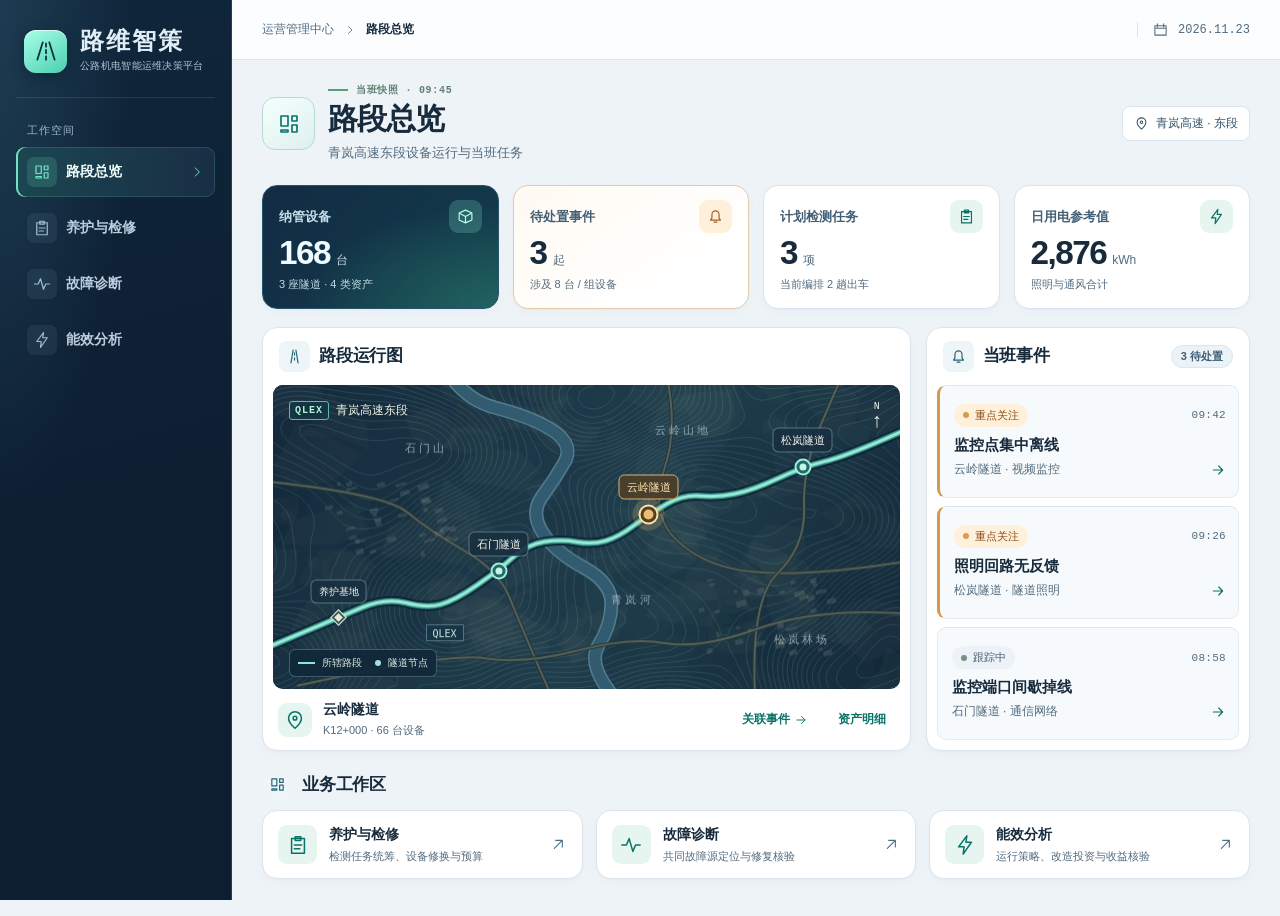
<file: workbench.html>
<!doctype html>
<html lang="zh-CN"><head><meta charset="utf-8"><meta name="viewport" content="width=device-width,initial-scale=1"><meta name="color-scheme" content="light"><title>路维智策——公路机电智能运维决策平台</title><link rel="stylesheet" href="demo/style.css"></head>
<body><div id="app"></div><noscript>此工作台需要浏览器启用 JavaScript。</noscript>
<script src="demo/data.js"></script><script src="demo/model.js"></script><script src="demo/map.js"></script><script src="demo/ui.js"></script><script src="demo/overview.js"></script><script src="demo/maintenance.js"></script><script src="demo/diagnostics.js"></script><script src="demo/energy.js"></script><script src="demo/app.js"></script></body></html>
</file>
<file: demo/style.css>
* {
  box-sizing: border-box;
}
:root {
  --ink: #172b3d;
  --muted: #536b7e;
  --line: #dce5ed;
  --green: #087367;
  --pale: #e7f5f1;
  --paper: #eef3f8;
  --rail: #0d1e31;
  --lime: #73e5c5;
  --radius: 15px;
  font-family: "Segoe UI", "Microsoft YaHei", "PingFang SC", sans-serif;
  color: var(--ink);
  background: var(--paper);
  font-size: 14px;
  --nav-width: 232px;
}
body {
  margin: 0;
}
button,
select,
input {
  font: inherit;
}
button {
  cursor: pointer;
  color: inherit;
}
button:disabled {
  cursor: default;
  opacity: 0.48;
}
button:focus-visible,
select:focus-visible,
input:focus-visible {
  outline: 3px solid #35a889;
  outline-offset: 3px;
}
button {
  transition: background 0.15s, color 0.15s, box-shadow 0.15s;
}
h1,
h2,
h3,
p {
  margin: 0;
}
.ico {
  flex: none;
  vertical-align: middle;
}
button .ico {
  pointer-events: none;
}
.sr {
  position: absolute;
  width: 1px;
  height: 1px;
  overflow: hidden;
  clip-path: inset(100%);
}
.rail {
  position: fixed;
  inset: 0 auto 0 0;
  width: var(--nav-width);
  display: flex;
  flex-direction: column;
  color: #e0ecf6;
  background: radial-gradient(ellipse at 0% 0%, #1d3c51 0%, transparent 40%),
    linear-gradient(165deg, #10263b, var(--rail) 58%);
  z-index: 20;
  padding: 25px 16px 18px;
  border-right: 1px solid #263d52;
}
.brand {
  display: flex;
  align-items: center;
  gap: 13px;
  padding: 4px 8px 24px;
  border-bottom: 1px solid #90afc52b;
}
.brand-icon {
  height: 43px;
  width: 43px;
  background: linear-gradient(145deg, #a9ffe8, #4bcfb0);
  border-radius: 12px;
  position: relative;
  display: grid;
  place-items: center;
  overflow: hidden;
  flex: none;
  color: #0b3240;
  box-shadow: 0 4px 14px #031a2b70, inset 0 1px #ffffff9c;
}
.brand strong {
  font-size: 24px;
  font-weight: 750;
  letter-spacing: 2px;
  line-height: 1;
}
.brand small {
  display: block;
  font-size: 10px;
  color: #b2c5d5;
  letter-spacing: 0.3px;
  margin-top: 6px;
}
.task-context { margin: 12px 0; color: var(--ink); font-weight: 600; }
.current-task td { background: var(--pale); }
.stops b small { display: block; font-weight: 400; }
.railgroup {
  font-size: 11px;
  color: #9eb4c9;
  letter-spacing: 1px;
  margin: 25px 11px 9px;
}
.rail nav {
  display: grid;
  gap: 6px;
}
.navbtn {
  display: flex;
  align-items: center;
  gap: 9px;
  border: 0;
  background: none;
  color: #bbcdde;
  text-align: left;
  padding: 10px 11px;
  border-radius: 9px;
  font-size: 14px;
  font-weight: 600;
}
.navbtn:hover {
  background: #ffffff10;
}
.navbtn.selected {
  background: linear-gradient(95deg, #1b4651, #192f45 94%);
  color: #f3fffd;
  font-weight: 650;
  box-shadow: inset 2px 0 #70e2c3, inset 0 0 0 1px #7fe3cc27;
}
.navbtn.selected .ico {
  color: var(--lime);
}
.nav-icon,
.page-icon,
.section-icon {
  display: grid;
  place-items: center;
  flex: none;
}
.nav-icon {
  width: 30px;
  height: 30px;
  color: #9ebbd1;
  border-radius: 7px;
  background: #9ebbd117;
}
.navbtn.selected .nav-icon {
  background: #70e2c32b;
}
.navbtn > .ico:last-child {
  margin-left: auto;
  opacity: 0;
}
.navbtn.selected > .ico:last-child {
  opacity: 1;
}
.pill i {
  width: 6px;
  height: 6px;
  border-radius: 50%;
  background: #8cc89e;
}
.main {
  margin-left: var(--nav-width);
  min-height: 100vh;
  min-width: 0;
}
.top {
  height: 60px;
  padding: 0 30px;
  border-bottom: 1px solid var(--line);
  background: #fbfdff;
  display: flex;
  align-items: center;
  justify-content: space-between;
  gap: 12px;
  position: sticky;
  top: 0;
  z-index: 10;
}
.crumb,
.date,
.loc,
.key {
  display: flex;
  align-items: center;
  gap: 10px;
}
.crumb {
  font-size: 12px;
  color: var(--muted);
}
.crumb strong {
  color: var(--ink);
  font-weight: 650;
}
.date {
  font: 12px Consolas, monospace;
  color: var(--muted);
  border-left: 1px solid var(--line);
  padding-left: 15px;
}
.body {
  max-width: 1680px;
  margin: auto;
  padding: 23px 30px 36px;
}
.pagehead {
  display: flex;
  justify-content: space-between;
  align-items: center;
  margin-bottom: 21px;
  gap: 14px;
}
.page-title {
  display: flex;
  align-items: center;
  gap: 13px;
  min-width: 0;
}
.page-icon {
  width: 53px;
  height: 53px;
  border: 1px solid #b7d9d6;
  border-radius: 13px;
  background: linear-gradient(145deg, #f5fffc, #ddf0ee);
  color: var(--green);
}
.overline,
.eyebrow,
.routecode {
  font-family: Consolas, "Microsoft YaHei", monospace;
  font-size: 10px;
  letter-spacing: 1.7px;
  font-weight: 700;
  color: #5f8070;
}
.overline {
  display: flex;
  align-items: center;
  gap: 8px;
}
.overline i {
  height: 2px;
  width: 20px;
  background: #599e72;
}
.pagehead h1 {
  font-size: clamp(28px, 2.35vw, 38px);
  letter-spacing: -0.035em;
  line-height: 1.3;
  margin: 2px 0 4px;
}
.pagehead p,
.support {
  font-size: 13px;
  color: var(--muted);
  line-height: 1.7;
}
.loc {
  font-size: 12px;
  color: #345569;
  gap: 7px;
  white-space: nowrap;
  background: #fff;
  border: 1px solid var(--line);
  border-radius: 8px;
  padding: 8px 11px;
}
.mobile-menu {
  display: none;
}
.pill {
  border-radius: 20px;
  padding: 4px 9px;
  display: inline-flex;
  align-items: center;
  gap: 6px;
  white-space: nowrap;
  font-size: 11px;
  font-weight: 550;
}
.pill.green {
  background: #e3f4ee;
  color: #17664d;
}
.pill.green i {
  background: #4a9b68;
}
.pill.orange {
  background: #fff0dc;
  color: #8b4c13;
}
.pill.orange i {
  background: #d99b4d;
}
.pill.neutral {
  background: #edf2f8;
  color: #445e74;
}
.pill.neutral i {
  background: #779187;
}
.stats {
  display: grid;
  grid-template-columns: repeat(4, minmax(0, 1fr));
  gap: 14px;
  margin: 0 0 19px;
  margin-bottom: 18px;
}
.stat,
.card,
.entry {
  background: #fff;
  border: 1px solid var(--line);
  border-radius: var(--radius);
  box-shadow: 0 1px 2px #27415d08, 0 4px 14px #27415d05;
}
.stat {
  padding: 14px 16px 16px;
  position: relative;
  overflow: hidden;
}
.statlabel {
  display: flex;
  align-items: center;
  justify-content: space-between;
  color: #425f76;
  font-size: 13px;
  font-weight: 600;
  gap: 7px;
}
.stat-icon,
.entryicon,
.siteid {
  display: grid;
  place-items: center;
  background: var(--pale);
  color: var(--green);
  border-radius: 9px;
}
.stat-icon {
  width: 33px;
  height: 33px;
}
.stat.amber .stat-icon {
  background: #fff0dc;
  color: #a55e20;
}
.stat.feature {
  color: #f0fbff;
  border-color: #27546a;
  background: radial-gradient(ellipse at 100% 100%, #21635f, transparent 60%),
    linear-gradient(125deg, #122c43, #123c4c);
}
.stat.feature .statlabel,
.stat.feature .statnote,
.stat.feature .statval small {
  color: #c3dce7;
}
.stat.feature .stat-icon {
  background: #8af3d835;
  color: #b9ffeb;
}
.stat.amber {
  border-color: #e3caa8;
  background: linear-gradient(145deg, #fffaf2, #fff 75%);
}
.statval,
.bigread b,
.inmetrics b {
  font-family: Inter, "Segoe UI", Arial, "Microsoft YaHei", sans-serif;
  font-variant-numeric: tabular-nums;
}
.statval {
  font-size: clamp(28px, 2.6vw, 40px);
  font-weight: 700;
  letter-spacing: -1.5px;
  line-height: 1.13;
  margin: 1px 0 5px;
}
.statval small,
.bigread em,
.inmetrics em {
  font-family: "Microsoft YaHei", sans-serif;
  font-weight: 450;
  letter-spacing: 0;
  color: var(--muted);
  font-size: 12px;
  margin-left: 6px;
  font-style: normal;
}
.statnote,
.footnote,
.evbottom,
.sitebar small,
.entry small,
.sectionhead > small {
  font-size: 12px;
  color: var(--muted);
}
.statnote {
  font-size: 11px;
}
.sectionhead {
  display: flex;
  align-items: center;
  justify-content: space-between;
  gap: 10px;
}
.sectionhead h2,
.workareas h2 {
  font-size: 17px;
  line-height: 1.45;
  font-weight: 700;
  letter-spacing: -0.01em;
  display: flex;
  align-items: center;
  gap: 9px;
}
.section-icon {
  width: 31px;
  height: 31px;
  border-radius: 8px;
  background: #edf5f9;
  color: #256475;
}
.overviewgrid {
  display: grid;
  grid-template-columns: minmax(0, 2fr) minmax(260px, 1fr);
  gap: 15px;
}
.mapcard,
.events {
  overflow: hidden;
  min-width: 0;
}
.mapcard > .sectionhead,
.events > .sectionhead {
  padding: 13px 16px;
}
.key {
  gap: 5px;
  font-size: 11px;
  color: var(--muted);
}
.maparea {
  height: clamp(268px, 23.8vw, 374px);
  position: relative;
  background: #122a3b;
  isolation: isolate;
  overflow: hidden;
  margin: 0 10px;
  border-radius: 10px;
}
.maparea canvas {
  width: 100%;
  height: 100%;
  display: block;
}
.mapname,
.compass,
.maplegend {
  position: absolute;
  pointer-events: none;
}
.mapname {
  left: 16px;
  top: 16px;
  color: #edf3ea;
  display: flex;
  align-items: center;
  gap: 7px;
  font-size: 12px;
  text-shadow: 0 1px 5px #122;
}
.mapname em {
  font: 700 10px Consolas, monospace;
  letter-spacing: 1px;
  background: #173747;
  border: 1px solid #a5b995;
  border-radius: 3px;
  color: #b2f3dd;
  padding: 3px 5px;
  border-color: #64b7ac;
}
.compass {
  right: 18px;
  top: 16px;
  display: grid;
  place-items: center;
  color: #ecf3ec;
  font-size: 20px;
  line-height: 16px;
}
.compass b {
  font: 10px Consolas, monospace;
}
.maplegend {
  bottom: 12px;
  left: 16px;
  display: flex;
  align-items: center;
  gap: 7px;
  background: #11283ae8;
  padding: 6px 8px;
  color: #dde8de;
  font-size: 10px;
  border-radius: 6px;
  border: 1px solid #adcad34f;
}
.maplegend span {
  width: 17px;
  height: 2px;
  background: #8ae8d4;
}
.maplegend b {
  width: 6px;
  height: 6px;
  background: #a3e3d5;
  border-radius: 50%;
  margin-left: 6px;
}
.map-pin,
.basepin {
  position: absolute;
  transform: translate(-50%, -50%);
  width: 23px;
  height: 23px;
  display: grid;
  place-items: center;
  color: white;
  background: transparent;
  border: 0;
  padding: 0;
}
.map-pin i {
  width: 13px;
  height: 13px;
  background: #bdf6e5;
  border: 3px solid #2a6867;
  border-radius: 50%;
  box-shadow: 0 0 0 2px #99efdc;
}
.map-pin.active i {
  width: 16px;
  height: 16px;
  background: #e9bd72;
  border-color: #553e23;
  box-shadow: 0 0 0 2px #fbe1a8, 0 0 0 8px #efbd6b33;
}
.map-pin b,
.basepin b {
  position: absolute;
  bottom: calc(100% + 3px);
  white-space: nowrap;
  font-size: 11px;
  color: #f5f7ef;
  background: #193041ed;
  padding: 4px 7px;
  border: 1px solid #86958888;
  border-radius: 6px;
  font-weight: 550;
  border-color: #a1c8cc70;
}
.map-pin.active b {
  background: #4a3f2c;
  color: #ffe7b1;
  border-color: #dcb174;
}
.basepin i {
  height: 10px;
  width: 10px;
  background: #e5ecdd;
  border: 2px solid #465b50;
  outline: 1px solid #dae5d3;
  transform: rotate(45deg);
}
.basepin b {
  font-size: 10px;
}
.sitebar {
  display: flex;
  align-items: center;
  gap: 11px;
  padding: 12px 15px;
  flex-wrap: wrap;
}
.siteid {
  width: 34px;
  height: 34px;
}
.sitebar strong,
.entry strong {
  font-size: 14px;
}
.sitebar small,
.entry small,
.tablewrap td small {
  display: block;
  margin-top: 4px;
  font-size: 11px;
}
.textbtn {
  margin-left: auto;
  background: none;
  border: 0;
  color: var(--green);
  font-size: 12px;
  display: flex;
  align-items: center;
  gap: 4px;
  border-radius: 7px;
  padding: 7px 9px;
  font-weight: 600;
}
.textbtn:hover {
  background: var(--pale);
}
.counter {
  background: #ecf3f8;
  border: 1px solid #dae6ee;
  padding: 3px 9px;
  border-radius: 16px;
  color: #3d5e74;
  font-size: 11px;
  font-weight: 700;
}
.events {
  display: flex;
  flex-direction: column;
}
.eventlist {
  display: flex;
  flex-direction: column;
  flex: 1;
  gap: 8px;
  padding: 0 10px 10px;
}
.eventcard {
  flex: 1;
  text-align: left;
  padding: 11px 12px 12px 14px;
  background: #f7fafc;
  border: 1px solid #e3ebf1;
  border-top: 1px solid var(--line);
  border-radius: 9px;
  position: relative;
  display: flex;
  flex-direction: column;
  justify-content: center;
}
.eventcard.priority {
  border-left: 3px solid #d29a50;
}
.eventcard.cleared {
  border-left: 3px solid #58a78f;
}
.eventcard:hover,
.entry:hover {
  background: #ecf8f5;
  border-color: #b1dcd3;
}
.evtop,
.evbottom {
  display: flex;
  align-items: center;
  justify-content: space-between;
  gap: 8px;
  width: 100%;
}
.evtop time {
  font: 11px Consolas, monospace;
  letter-spacing: 0.3px;
  color: #536b7e;
}
.eventcard h3 {
  font-size: 15px;
  margin: 8px 0 6px;
  line-height: 1.35;
}
.evbottom .ico {
  color: var(--green);
}
.workareas {
  margin-top: 18px;
}
.workareas > .sectionhead {
  margin: 0 0 10px;
}
.entrygrid {
  display: grid;
  grid-template-columns: repeat(3, minmax(0, 1fr));
  gap: 13px;
}
.entry {
  display: flex;
  align-items: center;
  text-align: left;
  gap: 12px;
  padding: 14px 15px;
}
.entryicon {
  width: 39px;
  height: 39px;
  flex: none;
}
.entry > .ico:last-child {
  margin-left: auto;
  color: #477084;
}
.entry small {
  line-height: 1.5;
}
.panel {
  padding: 19px;
  margin-bottom: 16px;
  min-width: 0;
  overflow-wrap: anywhere;
}
.panel > .sectionhead {
  margin-bottom: 15px;
}
.seg {
  display: inline-flex;
  border: 1px solid #dce6ef;
  background: #edf3f8;
  border-radius: 9px;
  padding: 3px;
  gap: 2px;
  max-width: 100%;
  flex-wrap: wrap;
}
.seg button {
  border: 0;
  background: none;
  padding: 7px 11px;
  color: #465f74;
  font-size: 12px;
  border-radius: 6px;
  white-space: nowrap;
  min-height: 33px;
}
.seg button.on {
  color: #086455;
  font-weight: 650;
  background: white;
  box-shadow: 0 1px 3px #1f486326, inset 0 0 0 1px #c8e1db;
}
.pagetabs {
  margin-bottom: 15px;
}
.controls,
.closefoot,
.caseselect {
  display: flex;
  align-items: center;
  gap: 16px;
  justify-content: space-between;
  flex-wrap: wrap;
}
.controls {
  margin: 8px 0 16px;
  color: #62776b;
  font-size: 13px;
}
.selectlabel {
  display: flex;
  align-items: center;
  gap: 12px;
  font-size: 12px;
  color: var(--muted);
  min-width: 0;
}
.selectlabel select {
  border: 1px solid #c9d8e4;
  border-radius: 8px;
  padding: 8px 28px 8px 9px;
  background: #fff;
  color: var(--ink);
  max-width: 100%;
  cursor: pointer;
  min-width: 0;
}
.inmetrics,
.checkgrid {
  display: grid;
  gap: 0;
  background: #f4f8fb;
  border: 1px solid var(--line);
  border-radius: 10px;
  padding: 14px;
}
.inmetrics {
  grid-template-columns: repeat(4, 1fr);
}
.inmetrics > div {
  padding: 0 15px;
  border-right: 1px solid #dce5dd;
  border-color: var(--line);
}
.inmetrics > div:last-child {
  border: 0;
}
.inmetrics small,
.bigread span,
.smalltitle {
  display: block;
  font-size: 12px;
  color: var(--muted);
  margin-bottom: 5px;
}
.inmetrics b {
  font-size: 24px;
}
.teal {
  color: var(--green);
}
.ochre {
  color: #9c692e;
}
.routewrap {
  margin: 16px 0;
}
.routeline {
  display: flex;
  align-items: center;
  gap: 15px;
  padding: 13px 0;
  border-bottom: 1px solid var(--line);
  font-size: 12px;
}
.routeline > span:last-child {
  margin-left: auto;
  font: 14px Consolas, monospace;
}
.routecode {
  color: #688273;
  letter-spacing: 0.4px;
}
.stops {
  display: flex;
  align-items: center;
  gap: 9px;
  flex-wrap: wrap;
}
.stops b,
.stops strong {
  background: var(--pale);
  padding: 4px 8px;
  border-radius: 5px;
}
.stops b {
  font-weight: 450;
  background: #f2f4f0;
  color: #63766a;
}
.stops i {
  font-style: normal;
  color: #85a28b;
}
.callout {
  display: flex;
  align-items: flex-start;
  gap: 8px;
  background: #eaf5f3;
  padding: 11px 13px;
  border-radius: 9px;
  color: #385c60;
  font-size: 12px;
  line-height: 1.6;
  border-left: 3px solid #6abbad;
}
.callout .ico {
  margin-top: 2px;
}
.tablewrap {
  overflow-x: auto;
  border: 1px solid var(--line);
  border-radius: 9px;
}
table {
  border-collapse: collapse;
  width: 100%;
  font-size: 13px;
}
th,
td {
  text-align: left;
  padding: 12px 11px;
  white-space: nowrap;
  border-bottom: 1px solid var(--line);
}
th {
  background: #edf3f8;
  color: #455f73;
  font-size: 12px;
  font-weight: 600;
}
.tablewrap tbody tr:last-child td {
  border-bottom: 0;
}
.tablewrap tbody tr:hover {
  background: #f4f9fc;
}
td small {
  color: var(--muted);
  font-family: Consolas, monospace;
}
.footnote {
  line-height: 1.65;
  margin: 12px 0 0;
  font-size: 11px;
}
.twocol,
.energygrid {
  display: grid;
  grid-template-columns: minmax(0, 1fr) minmax(0, 1fr);
  gap: 16px;
}
.twocol.inside {
  margin-top: 20px;
}
.inside h3,
.evidencebox h3 {
  font-size: 15px;
}
.kv {
  display: flex;
  gap: 12px;
  justify-content: space-between;
  align-items: baseline;
  padding: 11px 0;
  border-bottom: 1px solid var(--line);
  font-size: 13px;
}
.kv span {
  color: var(--muted);
}
.kv strong {
  font-weight: 600;
}
.bigread {
  margin: 22px 0 10px;
}
.bigread b {
  font-size: 32px;
}
.caseselect {
  padding: 14px 20px;
  margin-bottom: 16px;
}
.caseselect > div {
  display: flex;
  align-items: center;
  gap: 10px;
}
.caseselect .ico {
  color: #64896c;
}
.eyebrow {
  font-size: 10px;
  letter-spacing: 1px;
  margin-bottom: 5px;
}
.steps {
  display: grid;
  grid-template-columns: repeat(3, 1fr);
  border: 1px solid var(--line);
  border-radius: 10px;
  overflow: visible;
  gap: 3px;
  padding: 3px;
  background: #edf3f8;
}
.step {
  padding: 10px 8px;
  color: #456074;
  border: 0;
  border-right: 0;
  background: none;
  font-size: 13px;
  display: flex;
  align-items: center;
  justify-content: center;
  gap: 8px;
  border-radius: 7px;
}
.step:last-child {
  border: 0;
}
.step span {
  font: 11px Consolas, monospace;
  display: grid;
  place-items: center;
  width: 19px;
  height: 19px;
  border: 1px solid #b9cabc;
  border-radius: 50%;
}
.step.current {
  background: #e3f5ee;
  color: #086052;
  font-weight: 650;
  box-shadow: inset 0 0 0 1px #b8dcd1;
}
.step.current span {
  background: #087367;
  border-color: #087367;
  color: white;
}
.topology {
  display: flex;
  align-items: center;
  margin: 17px 0 20px;
}
.toponode {
  flex: 1;
  min-width: 0;
  border: 1px solid #dbe6ee;
  background: #f5f9fc;
  border-radius: 10px;
  display: flex;
  flex-direction: column;
  align-items: center;
  text-align: center;
  gap: 6px;
  padding: 12px 5px;
  color: #35546b;
}
.toponode strong {
  font-size: 12px;
}
.toponode small {
  font-size: 10px;
  color: var(--muted);
}
.toponode.rootnode {
  background: #fff3e2;
  border-color: #e0ad6c;
  color: #844a18;
  box-shadow: 0 0 0 2px #e0ad6c26;
}
.wire {
  color: #8eab98;
  font-size: 15px;
  padding: 0 3px;
}
.evidencebox {
  padding: 16px;
  border-radius: 11px;
  background: #eef5fa;
  border: 1px solid #dce7ef;
}
.evidencebox p {
  line-height: 1.7;
  color: #546a5a;
  font-size: 13px;
  margin: 10px 0;
}
.evidence {
  font-size: 12px;
  color: #3a6047;
  display: flex;
  gap: 7px;
  align-items: center;
  margin-top: 6px;
}
.primary,
.btn {
  border: 1px solid #c9dbe6;
  border-radius: 8px;
  padding: 8px 12px;
  background: #fff;
  color: #286056;
  font-size: 12px;
  display: inline-flex;
  align-items: center;
  gap: 7px;
}
.primary {
  background: #087367;
  color: #fff;
  border-color: #087367;
}
.primary:hover:not(:disabled) {
  background: #075c53;
}
.btn:hover {
  background: #eaf5f3;
}
.support {
  margin-bottom: 11px;
}
.checkgrid {
  grid-template-columns: repeat(3, minmax(0, 1fr));
  gap: 16px;
}
.checkgrid .kv {
  border: 0;
  flex-direction: column;
  gap: 5px;
  padding: 0;
}
.closefoot {
  margin-top: 15px;
  font-size: 13px;
}
.filtergrid {
  display: grid;
  grid-template-columns: repeat(4, minmax(0, 1fr));
  gap: 14px;
}
.filtergrid .selectlabel {
  align-items: flex-start;
  flex-direction: column;
  gap: 5px;
}
.filtergrid select {
  width: 100%;
}
.filtergrid strong {
  font-size: 12px;
  color: var(--ink);
  padding: 8px 0;
}
.energygrid {
  grid-template-columns: minmax(0, 1.55fr) minmax(240px, 1fr);
}
.chartlegend {
  margin: 15px 0 4px;
  display: flex;
  align-items: center;
  gap: 8px;
  font-size: 11px;
  color: var(--muted);
}
.chartlegend i {
  width: 17px;
  border-top: 2px dashed #73869b;
}
.chartlegend i:nth-child(2) {
  border-top: 2px solid #198565;
  margin-left: 8px;
  border-top-color: #087367;
}
#energyChart {
  width: 100%;
  height: clamp(165px, 18vw, 235px);
  display: block;
  margin: 6px 0 12px;
}
@media (min-width: 1650px) {
  .body {
    padding: 34px 48px;
  }
  .top {
    padding: 0 48px;
  }
  .stats {
    gap: 18px;
  }
  .stat {
    padding: 19px 22px;
  }
  .maparea {
    height: 380px;
  }
}
@media (max-width: 1150px) {
  .rail {
    width: 180px;
    padding: 23px 12px;
  }
  .main {
    margin-left: 180px;
  }
  .body {
    padding: 20px;
  }
  .top {
    padding: 0 20px;
  }
  .entry {
    padding: 13px 10px;
    gap: 8px;
  }
  .entryicon {
    width: 32px;
    height: 32px;
  }
  .entrygrid,
  .stats {
    gap: 9px;
  }
  .overviewgrid {
    grid-template-columns: minmax(0, 1.6fr) minmax(210px, 1fr);
  }
  .stat {
    padding: 11px 12px;
  }
  .panel {
    padding: 16px;
  }
  .entry small {
    font-size: 10px;
  }
}
@media (max-width: 900px) {
  .rail {
    width: 145px;
    padding: 19px 9px;
  }
  .main {
    margin-left: 145px;
  }
  .brand {
    padding: 3px 5px 20px;
    gap: 8px;
  }
  .brand strong {
    font-size: 20px;
  }
  .brand small {
    font-size: 9px;
    letter-spacing: 0.4px;
  }
  .navbtn {
    padding: 11px;
    gap: 8px;
  }
  .body {
    padding: 16px;
  }
  .overviewgrid {
    grid-template-columns: minmax(0, 1.5fr) minmax(185px, 1fr);
    gap: 10px;
  }
  .events > .sectionhead,
  .mapcard > .sectionhead,
  .eventcard {
    padding: 12px;
  }
  .loc {
    display: none;
  }
  .entry > .ico:last-child {
    display: none;
  }
  .twocol.inside,
  .energygrid {
    grid-template-columns: 1fr;
  }
  .maparea {
    height: 245px;
  }
}
@media (min-width: 701px) and (max-width: 1150px) {
  .brand {
    display: grid;
    grid-template-columns: auto 1fr;
    gap: 6px;
  }
  .brand > div {
    display: contents;
  }
  .brand-icon {
    width: 28px;
    height: 28px;
    border-radius: 7px;
  }
  .brand strong {
    font-size: 20px;
    letter-spacing: 0.5px;
  }
  .brand small {
    grid-column: 1 / -1;
    margin-top: 0;
  }
}
@media (max-width: 700px) {
  .rail {
    display: none;
  }
  .rail.open {
    display: flex;
    width: 195px;
    top: 54px;
  }
  .main {
    margin-left: 0;
  }
  .top {
    height: 54px;
    padding: 0 14px;
  }
  .mobile-menu {
    display: inline-flex;
    border: 0;
    background: transparent;
    padding: 3px;
  }
  .date {
    padding-left: 7px;
    font-size: 10px;
  }
  .date .ico {
    display: none;
  }
  .crumb {
    gap: 6px;
  }
  .body {
    padding: 16px 12px;
  }
  .pagehead {
    margin-bottom: 13px;
  }
  .pagehead h1 {
    font-size: 28px;
  }
  .overline {
    font-size: 9px;
  }
  .pagehead p {
    font-size: 12px;
  }
  .stats {
    grid-template-columns: repeat(2, 1fr);
    gap: 8px;
    margin-bottom: 12px;
  }
  .statval {
    font-size: 26px;
  }
  .overviewgrid,
  .twocol,
  .energygrid {
    grid-template-columns: 1fr;
  }
  .maparea {
    height: 265px;
  }
  .entrygrid {
    grid-template-columns: 1fr;
  }
  .entry {
    padding: 12px;
  }
  .entry > .ico:last-child {
    display: block;
  }
  .eventcard {
    padding: 12px 15px;
  }
  .eventcard h3 {
    margin: 4px 0;
  }
  .inmetrics {
    grid-template-columns: 1fr 1fr;
    gap: 13px;
  }
  .inmetrics > div {
    padding: 0 6px;
    border: 0;
  }
  .inmetrics b {
    font-size: 21px;
  }
  .stops {
    gap: 4px;
  }
  .routeline {
    gap: 5px;
  }
  .controls {
    gap: 9px;
  }
  .filtergrid {
    grid-template-columns: 1fr 1fr;
  }
  .checkgrid {
    grid-template-columns: 1fr;
    gap: 8px;
  }
  .checkgrid .kv {
    flex-direction: row;
  }
  .panel {
    padding: 13px;
  }
  .caseselect {
    padding: 12px;
  }
  .caseselect .selectlabel {
    flex-wrap: wrap;
  }
  .twocol {
    gap: 0;
  }
  .twocol.inside {
    gap: 14px;
  }
  .step {
    font-size: 11px;
  }
  .seg button {
    padding: 7px;
  }
  .sitebar {
    padding: 10px;
  }
  .entry small {
    font-size: 11px;
  }
  .routecode {
    font-size: 9px;
    flex: none;
  }
  .routeline {
    display: grid;
    grid-template-columns: 1fr auto;
  }
  .routeline .stops {
    grid-column: 1 / -1;
    grid-row: 2;
    flex-wrap: wrap;
  }
  .routeline > span:last-child {
    grid-column: 2;
    grid-row: 1;
    white-space: nowrap;
  }
}
@media (prefers-reduced-motion: reduce) {
  * {
    transition: none !important;
  }
}

.siteactions {
  margin-left: auto;
  display: flex;
  align-items: center;
  gap: 12px;
}
.assetlines {
  display: grid;
  grid-template-columns: repeat(4, 1fr);
  gap: 8px;
  padding: 12px 18px;
  border-top: 1px solid var(--line);
  background: #f5fafc;
}
.assetlines span,
.timerecord time,
.routeline small {
  display: block;
  font-size: 10px;
  color: #64786b;
}
.assetlines strong {
  display: block;
  margin-top: 5px;
  font-size: 13px;
}
.routeline small {
  font-weight: 450;
  letter-spacing: 0;
  margin-top: 3px;
}
.timerecord {
  display: grid;
  grid-template-columns: repeat(3, 1fr);
  gap: 12px;
  margin-top: 18px;
  padding-top: 12px;
  border-top: 1px solid var(--line);
}
.timerecord > div {
  padding-left: 9px;
  border-left: 2px solid #bfd9e4;
}
.timerecord time {
  color: #48785c;
  font: 12px Consolas, monospace;
  margin-bottom: 5px;
}
.timerecord strong {
  font-size: 12px;
  font-weight: 550;
}
.overline {
  letter-spacing: 0.7px;
}
@media (max-width: 500px) {
  .siteactions {
    gap: 6px;
  }
  .siteactions .textbtn {
    font-size: 11px;
  }
  .timerecord {
    gap: 5px;
  }
  .timerecord strong {
    font-size: 11px;
  }
}

.loads {
  display: flex;
  flex-wrap: wrap;
  gap: 10px;
  margin: 8px 0 12px;
}
.loads > div {
  border-left: 2px solid #b3ccb7;
  padding-left: 8px;
  flex: 1;
  min-width: 115px;
}
.loads strong,
.loads span {
  display: block;
  font-size: 11px;
}
.loads span {
  color: var(--muted);
  margin-top: 3px;
}
@media (min-width: 701px) and (max-width: 900px) {
  .nav-icon {
    width: 23px;
    height: 26px;
  }
  .navbtn > .ico:last-child {
    display: none;
  }
}
@media (max-width: 700px) {
  .page-icon {
    width: 42px;
    height: 42px;
    border-radius: 10px;
  }
  .page-title {
    gap: 9px;
  }
  .crumb-root,
  .crumb > .ico {
    display: none;
  }
  .mobile-menu {
    align-items: center;
    justify-content: center;
    width: 36px;
    height: 36px;
    color: var(--green);
    background: var(--pale);
    border-radius: 8px;
  }
  .rail.open {
    box-shadow: 10px 0 28px #0d1e3140;
    overflow-y: auto;
  }
  .siteactions {
    flex-wrap: wrap;
  }
  .maparea {
    margin-inline: 7px;
  }
  .eventlist {
    padding-inline: 7px;
  }
}
</file>
